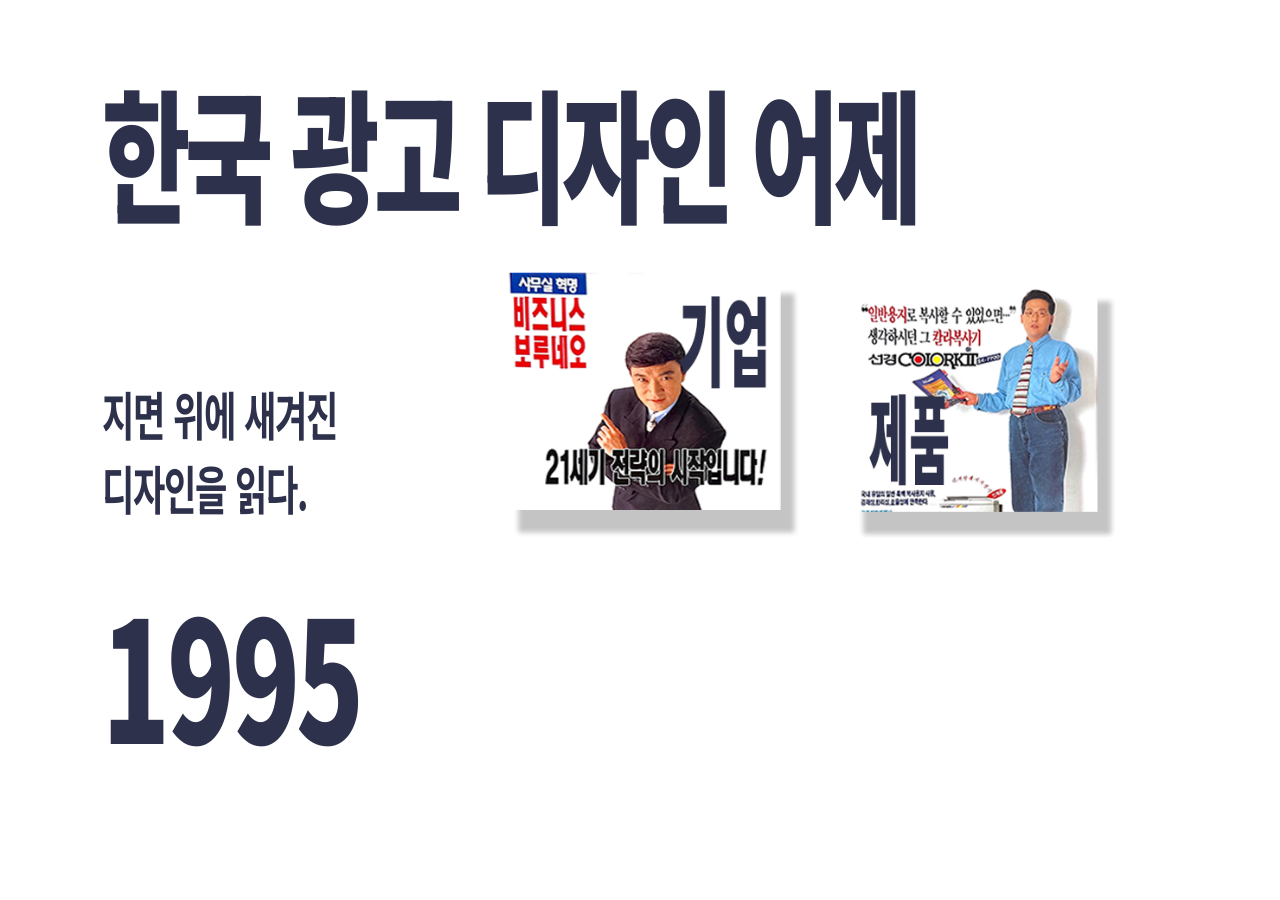
<file: index.html>
<!DOCTYPE html>
<html lang="ko">
<head>
    <meta charset="UTF-8">
    <meta name="viewport" content="width=device-width, initial-scale=1.0">
    <title>한국 광고 디자인 어제</title>
    <link rel="stylesheet" href="style.css">

    <meta itemprop="name" content="한국 광고 디자인 어제 1995" />
    <meta itemprop="description" content="1995년에 발행된 대한민국 지면 광고의 흐름을 조명하는 온라인 기록소입니다." />
    <meta itemprop="image" content="https://seooyi.github.io/korea-ad-design-1995/thumbnail.jpg" />

    <meta property="og:url" content="https://seooyi.github.io/korea-ad-design-1995/" />
    <meta property="og:type" content="website" />
    <meta property="og:title" content="한국 광고 디자인 어제 1995" />
    <meta property="og:description" content="1995년에 발행된 대한민국 지면 광고의 흐름을 조명하는 온라인 기록소입니다." />
    <meta property="og:image" content="https://seooyi.github.io/korea-ad-design-1995/thumbnail.jpg" />

    <meta name="twitter:card" content="summary_large_image" />
    <meta name="twitter:title" content="한국 광고 디자인 어제 1995" />
    <meta name="twitter:description" content="1995년에 발행된 대한민국 지면 광고의 흐름을 조명하는 온라인 기록소입니다." />
    <meta name="twitter:image" content="https://seooyi.github.io/korea-ad-design-1995/thumbnail.jpg" />
</head>
<body>
    <main class="container">
        <header class="header">
            <h1 class="maintit">한국 광고 디자인 어제</h1>
            <p class="subtit">지면 위에 새겨진<br>디자인을 읽다.</p>
        </header>

        <section class="imgsec">
            <a href="archive.html" class="adwrap">
                <img src="gi.png" alt="기업" class="adimg">
            </a>
            <a href="archive.html#product" class="adwrap">
                <img src="gp.png" alt="제품" class="adimg">
            </a>
        </section>

        <footer class="year">1995</footer>
    </main>
</body>
</html>
</file>
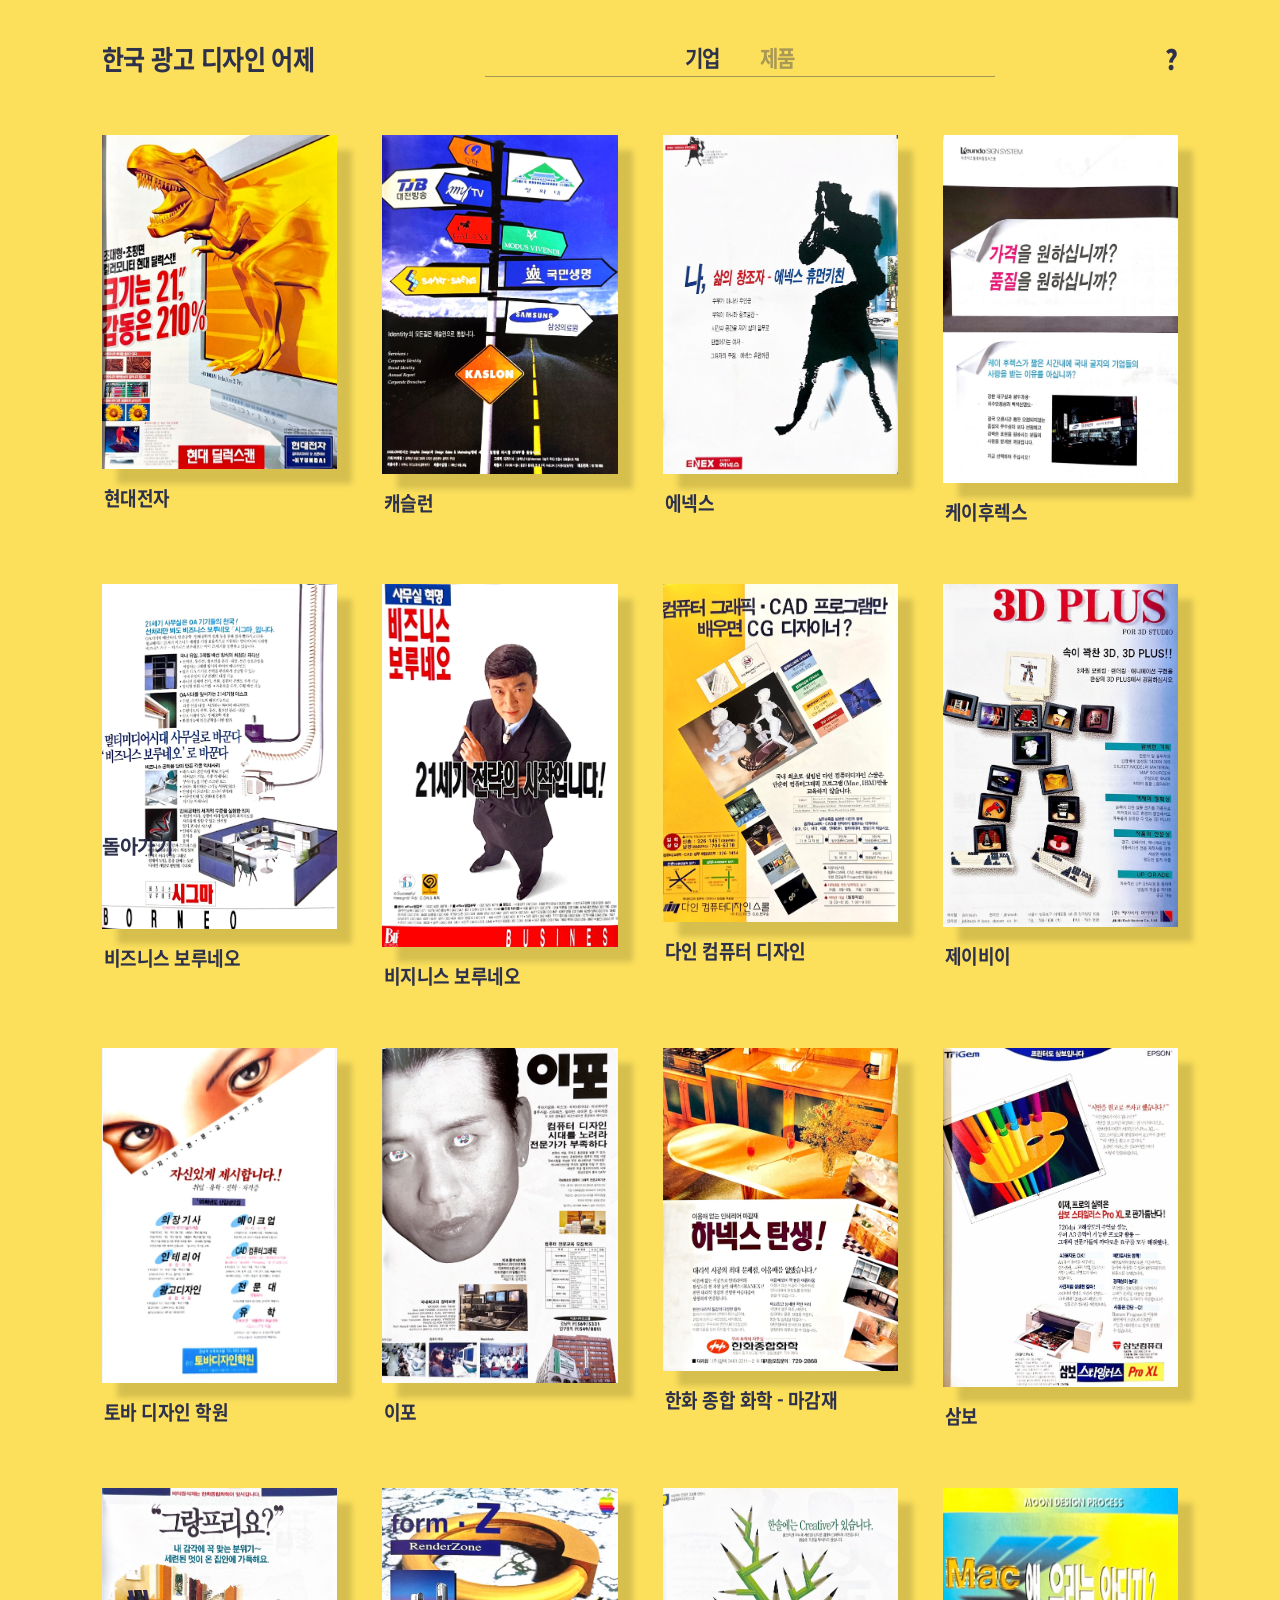
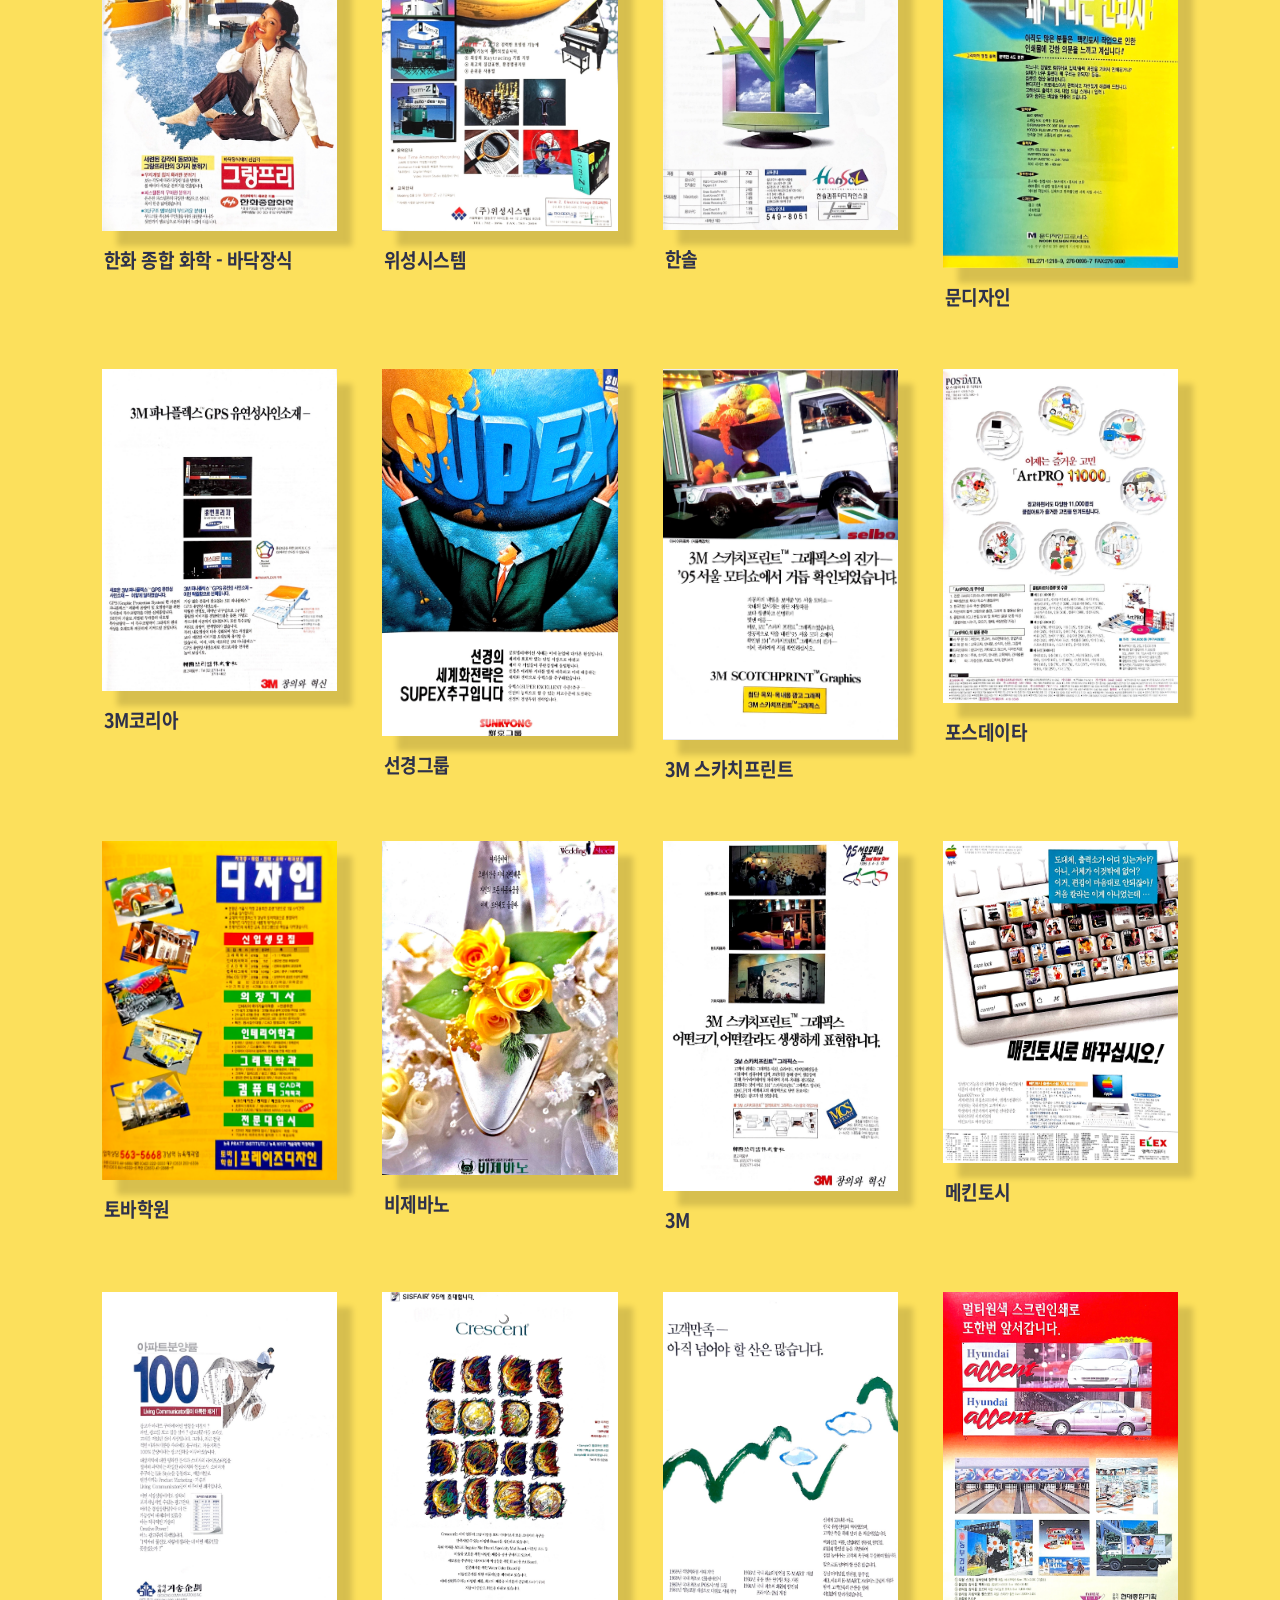
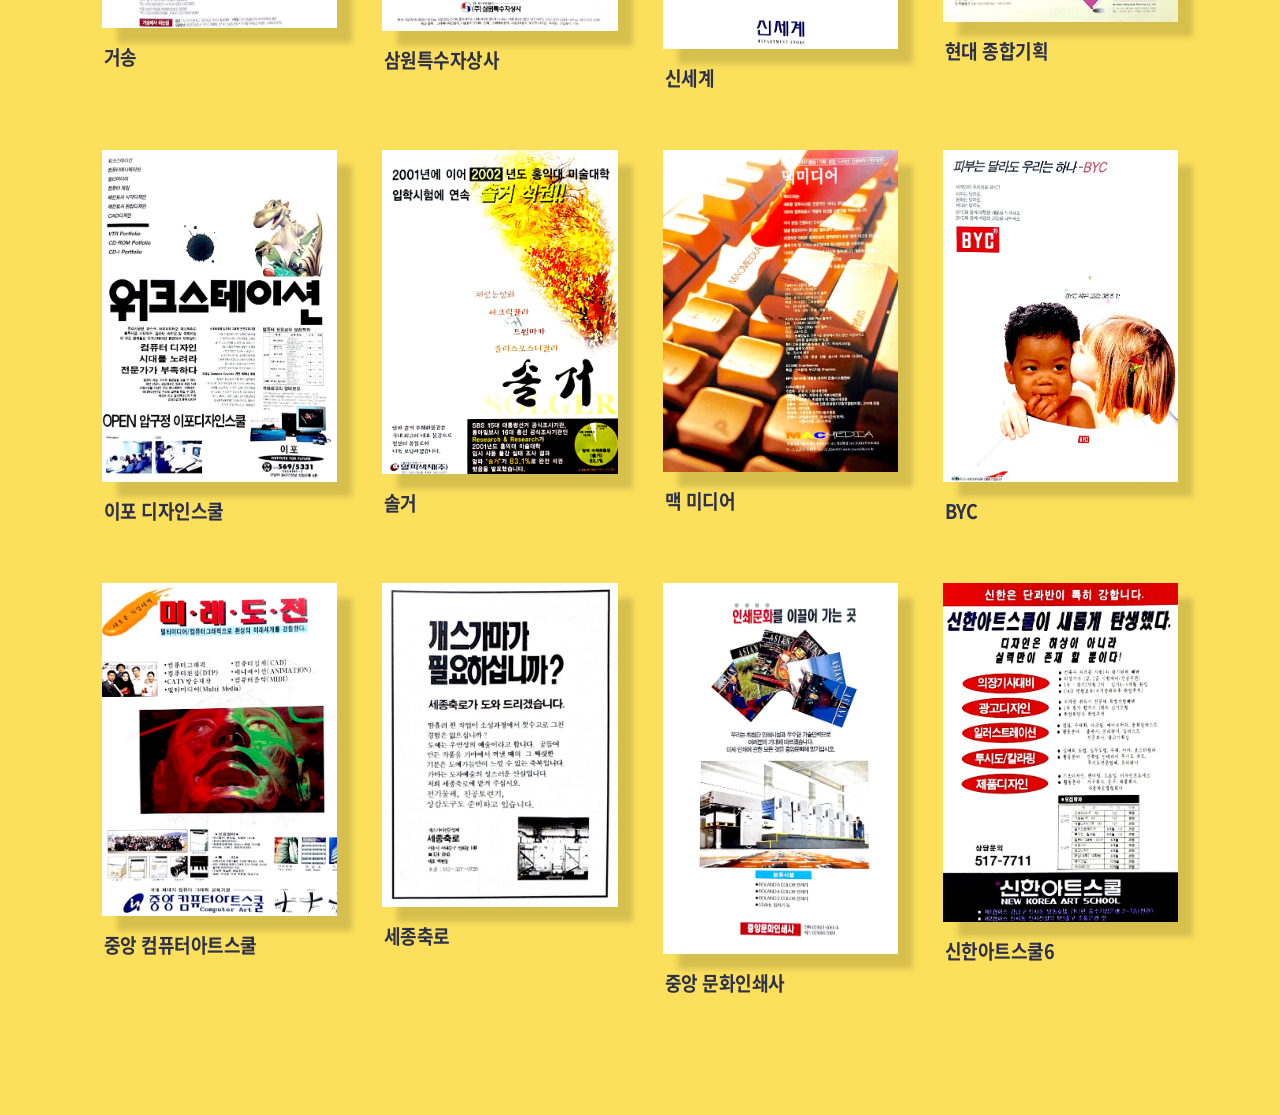
<file: archive.html>
<!DOCTYPE html>
<html lang="ko">
<head>
    <meta charset="UTF-8">
    <meta name="viewport" content="width=device-width, initial-scale=1.0">
    <title>한국 광고 디자인 어제 - 아카이브</title>
    <link rel="preconnect" href="https://fonts.googleapis.com">
    <link rel="preconnect" href="https://fonts.gstatic.com" crossorigin>
    <link href="https://fonts.googleapis.com/css2?family=Noto+Sans+KR:wght@500;700;900&display=swap" rel="stylesheet">
    <link rel="stylesheet" href="style.css">

    <meta itemprop="name" content="한국 광고 디자인 어제 1995" />
    <meta itemprop="description" content="1995년에 발행된 대한민국 지면 광고의 흐름을 조명하는 온라인 기록소입니다." />
    <meta itemprop="image" content="https://seooyi.github.io/korea-ad-design-1995/thumbnail.jpg" />

    <meta property="og:url" content="https://seooyi.github.io/korea-ad-design-1995/" />
    <meta property="og:type" content="website" />
    <meta property="og:title" content="한국 광고 디자인 어제 1995" />
    <meta property="og:description" content="1995년에 발행된 대한민국 지면 광고의 흐름을 조명하는 온라인 기록소입니다." />
    <meta property="og:image" content="https://seooyi.github.io/korea-ad-design-1995/thumbnail.jpg" />

    <meta name="twitter:card" content="summary_large_image" />
    <meta name="twitter:title" content="한국 광고 디자인 어제 1995" />
    <meta name="twitter:description" content="1995년에 발행된 대한민국 지면 광고의 흐름을 조명하는 온라인 기록소입니다." />
    <meta name="twitter:image" content="https://seooyi.github.io/korea-ad-design-1995/thumbnail.jpg" />
</head>
<body>
    <input type="radio" id="r1" name="tabs" class="hideradio" checked>
    <input type="radio" id="r2" name="tabs" class="hideradio">

    <header>
        <a href="index.html" class="logo">한국 광고 디자인 어제</a>
        <nav>
            <label for="r1" class="menutxt">기업</label>
            <label for="r2" class="menutxt">제품</label>
        </nav>
        <a href="#pop-about" class="qmark">?</a>
    </header>

    <main>
        <div id="list1" class="glist">
            <a href="#poph1" class="gbox"><div class="imgbox"><img src="h1.jpeg" alt="현대전자"></div><div class="gname">현대전자</div></a>
            <a href="#poph2" class="gbox"><div class="imgbox"><img src="h2.jpeg" alt="캐슬런"></div><div class="gname">캐슬런</div></a>
            <a href="#poph3" class="gbox"><div class="imgbox"><img src="h3.jpeg" alt="에넥스"></div><div class="gname">에넥스</div></a>
            <a href="#poph4" class="gbox"><div class="imgbox"><img src="h4.jpeg" alt="케이후렉스"></div><div class="gname">케이후렉스</div></a>
            <a href="#poph5" class="gbox"><div class="imgbox"><img src="h5.jpeg" alt="비즈니스보루네오"></div><div class="gname">비즈니스 보루네오</div></a>
            <a href="#poph6" class="gbox"><div class="imgbox"><img src="h6.jpeg" alt="비지니스보루네오"></div><div class="gname">비지니스 보루네오</div></a>
            <a href="#poph7" class="gbox"><div class="imgbox"><img src="h7.jpeg" alt="다인 컴퓨터 디자인"></div><div class="gname">다인 컴퓨터 디자인</div></a>
            <a href="#poph8" class="gbox"><div class="imgbox"><img src="h8.jpeg" alt="제이비이"></div><div class="gname">제이비이</div></a>
            <a href="#poph9" class="gbox"><div class="imgbox"><img src="h9.jpeg" alt="토바 디자인 학원"></div><div class="gname">토바 디자인 학원</div></a>
            <a href="#poph10" class="gbox"><div class="imgbox"><img src="h10.jpeg" alt="이포"></div><div class="gname">이포</div></a>
            <a href="#poph11" class="gbox"><div class="imgbox"><img src="h11.jpeg" alt="한화종합화학마감재"></div><div class="gname">한화 종합 화학 - 마감재</div></a>
            <a href="#poph12" class="gbox"><div class="imgbox"><img src="h12.jpeg" alt="삼보"></div><div class="gname">삼보</div></a>
            <a href="#poph13" class="gbox"><div class="imgbox"><img src="h13.jpeg" alt="한화 종합 화학 바닥장식"></div><div class="gname">한화 종합 화학 - 바닥장식</div></a>
            <a href="#poph14" class="gbox"><div class="imgbox"><img src="h14.jpeg" alt="위성시스템"></div><div class="gname">위성시스템</div></a>
            <a href="#poph15" class="gbox"><div class="imgbox"><img src="h15.jpeg" alt="한솔"></div><div class="gname">한솔</div></a>
            <a href="#poph16" class="gbox"><div class="imgbox"><img src="h16.jpeg" alt="문디자인"></div><div class="gname">문디자인</div></a>
            <a href="#poph17" class="gbox"><div class="imgbox"><img src="h17.jpeg" alt="3M코리아"></div><div class="gname">3M코리아</div></a>
            <a href="#poph18" class="gbox"><div class="imgbox"><img src="h18.jpeg" alt="선경그룹"></div><div class="gname">선경그룹</div></a>
            <a href="#poph19" class="gbox"><div class="imgbox"><img src="h19.jpeg" alt="3M 스카치프린트"></div><div class="gname">3M 스카치프린트</div></a>
            <a href="#poph20" class="gbox"><div class="imgbox"><img src="h20.jpeg" alt="포스데이타"></div><div class="gname">포스데이타</div></a>
            <a href="#poph21" class="gbox"><div class="imgbox"><img src="h21.jpeg" alt="토바학원"></div><div class="gname">토바학원</div></a>
            <a href="#poph22" class="gbox"><div class="imgbox"><img src="h22.jpg" alt="비제바노"></div><div class="gname">비제바노</div></a>
            <a href="#poph23" class="gbox"><div class="imgbox"><img src="h23.jpg" alt="3M"></div><div class="gname">3M</div></a>
            <a href="#poph24" class="gbox"><div class="imgbox"><img src="h24.jpg" alt="메킨토시"></div><div class="gname">메킨토시</div></a>
            <a href="#poph25" class="gbox"><div class="imgbox"><img src="h25.jpg" alt="거송"></div><div class="gname">거송</div></a>
            <a href="#poph26" class="gbox"><div class="imgbox"><img src="h26.jpg" alt="삼원특수자상사"></div><div class="gname">삼원특수자상사</div></a>
            <a href="#poph27" class="gbox"><div class="imgbox"><img src="h27.jpg" alt="신세계"></div><div class="gname">신세계</div></a>
            <a href="#poph28" class="gbox"><div class="imgbox"><img src="h28.jpg" alt="현대 종합기획"></div><div class="gname">현대 종합기획</div></a>
            <a href="#poph29" class="gbox"><div class="imgbox"><img src="h29.jpg" alt="이포 디자인스쿨"></div><div class="gname">이포 디자인스쿨</div></a>
            <a href="#poph30" class="gbox"><div class="imgbox"><img src="h30.jpg" alt="솔거"></div><div class="gname">솔거</div></a>
            <a href="#poph31" class="gbox"><div class="imgbox"><img src="h31.jpg" alt="맥 미디어"></div><div class="gname">맥 미디어</div></a>
            <a href="#poph32" class="gbox"><div class="imgbox"><img src="h32.jpg" alt="BYC"></div><div class="gname">BYC</div></a>
            <a href="#poph33" class="gbox"><div class="imgbox"><img src="h33.jpg" alt="중앙 컴퓨터아트스쿨"></div><div class="gname">중앙 컴퓨터아트스쿨</div></a>
            <a href="#poph34" class="gbox"><div class="imgbox"><img src="h34.jpg" alt="세종축로"></div><div class="gname">세종축로</div></a>
            <a href="#poph35" class="gbox"><div class="imgbox"><img src="h35.jpg" alt="중앙 문화인쇄사"></div><div class="gname">중앙 문화인쇄사</div></a>
            <a href="#poph36" class="gbox"><div class="imgbox"><img src="h36.jpg" alt="신한아트스쿨6"></div><div class="gname">신한아트스쿨6</div></a>
        </div>

        <div id="list2" class="glist">
            <a href="#popj1" class="gbox"><div class="imgbox"><img src="j1.jpeg" alt="맥스웰 커피"></div><div class="gname">맥스웰 커피</div></a>
            <a href="#popj2" class="gbox"><div class="imgbox"><img src="j2.jpeg" alt="필립스 다리미"></div><div class="gname">필립스 다리미</div></a>
            <a href="#popj3" class="gbox"><div class="imgbox"><img src="j3.jpeg" alt="수채 색연필"></div><div class="gname">수채 색연필</div></a>
            <a href="#popj4" class="gbox"><div class="imgbox"><img src="j4.jpeg" alt="스카치 위스키"></div><div class="gname">스카치 위스키</div></a>
            <a href="#popj5" class="gbox"><div class="imgbox"><img src="j5.jpeg" alt="칼라 복사기"></div><div class="gname">칼라 복사기</div></a>
            <a href="#popj6" class="gbox"><div class="imgbox"><img src="j6.jpeg" alt="삼성 애니콜"></div><div class="gname">삼성 애니콜</div></a>
            <a href="#popj7" class="gbox"><div class="imgbox"><img src="j7.jpeg" alt="트윈 마카"></div><div class="gname">트윈 마카</div></a>
            <a href="#popj8" class="gbox"><div class="imgbox"><img src="j8.jpeg" alt="모니터"></div><div class="gname">모니터</div></a>
            <a href="#popj9" class="gbox"><div class="imgbox"><img src="j9.jpeg" alt="플로리다 오렌지 주스"></div><div class="gname">플로리다 오렌지 주스</div></a>
            <a href="#popj10" class="gbox"><div class="imgbox"><img src="j10.jpeg" alt="캐논 복사기"></div><div class="gname">캐논 복사기</div></a>
            <a href="#popj11" class="gbox"><div class="imgbox"><img src="j11.jpeg" alt="어도비 페이지 메이커"></div><div class="gname">어도비 페이지 메이커</div></a>
            <a href="#popj12" class="gbox"><div class="imgbox"><img src="j12.jpeg" alt="만년필"></div><div class="gname">만년필</div></a>
            <a href="#popj13" class="gbox"><div class="imgbox"><img src="j13.jpeg" alt="DC-3900"></div><div class="gname">DC-3900</div></a>
            <a href="#popj14" class="gbox"><div class="imgbox"><img src="j14.jpeg" alt="출력기"></div><div class="gname">scitex outboard</div></a>
            <a href="#popj15" class="gbox"><div class="imgbox"><img src="j15.jpeg" alt="그래픽"></div><div class="gname">그래픽</div></a>
            <a href="#popj16" class="gbox"><div class="imgbox"><img src="j16.jpeg" alt="토르소 향수"></div><div class="gname">토르소 향수</div></a>
            <a href="#popj17" class="gbox"><div class="imgbox"><img src="j17.jpg" alt="레인보우 컬러 프린터"></div><div class="gname">레인보우 컬러 프린터</div></a>
            <a href="#popj18" class="gbox"><div class="imgbox"><img src="j18.jpg" alt="디자이너를 위한 월드 와이드 웹 디렉토리"></div><div class="gname">디자이너를 위한 월드 와이드 웹 디렉토리</div></a>
            <a href="#popj19" class="gbox"><div class="imgbox"><img src="j19.jpg" alt="디자인 하우북 제 1집"></div><div class="gname">디자인 하우북 제 1집</div></a>
            <a href="#popj20" class="gbox"><div class="imgbox"><img src="j20.jpg" alt="ScanMakerIII"></div><div class="gname">ScanMakerIII</div></a>
            <a href="#popj21" class="gbox"><div class="imgbox"><img src="j21.jpg" alt="신도리코 프린터"></div><div class="gname">신도리코 프린터</div></a>
            <a href="#popj22" class="gbox"><div class="imgbox"><img src="j22.jpg" alt="두성 종이"></div><div class="gname">두성 종이</div></a>
            <a href="#popj25" class="gbox"><div class="imgbox"><img src="j25.jpg" alt="올림푸스 필름 카메라"></div><div class="gname">올림푸스 필름카메라</div></a>
            <a href="#popj26" class="gbox"><div class="imgbox"><img src="j26.jpg" alt="레티놀 나띠르"></div><div class="gname">레티놀 나띠르</div></a>
            <a href="#popj27" class="gbox"><div class="imgbox"><img src="j27.jpg" alt="PHILIPS 스피커"></div><div class="gname">PHILIPS 스피커</div></a>
            <a href="#popj28" class="gbox"><div class="imgbox"><img src="j28.jpg" alt="윈도 95"></div><div class="gname">윈도 95</div></a>
            <a href="#popj29" class="gbox"><div class="imgbox"><img src="j29.jpg" alt="칼라 잉크젯"></div><div class="gname">칼라 잉크젯</div></a>
            <a href="#popj30" class="gbox"><div class="imgbox"><img src="j30.jpg" alt="한일 칼라복사기"></div><div class="gname">한일 칼라복사기</div></a>
            <a href="#popj31" class="gbox"><div class="imgbox"><img src="j31.jpg" alt="디자인 하우북 제 1집"></div><div class="gname">디자인 하우북 제 1집</div></a>
            <a href="#popj32" class="gbox"><div class="imgbox"><img src="j32.jpg" alt="알파마카"></div><div class="gname">알파마카</div></a>
            <a href="#popj33" class="gbox"><div class="imgbox"><img src="j33.jpg" alt="hp 디자인젯 755 칼라프린터"></div><div class="gname">hp 디자인젯 755 칼라프린터</div></a>
            <a href="#popj34" class="gbox"><div class="imgbox"><img src="j34.jpg" alt="hp 디자인젯 755 칼라프린터"></div><div class="gname">hp 디자인젯 755 칼라프린터</div></a>
            <a href="#popj35" class="gbox"><div class="imgbox"><img src="j35.jpg" alt="hp 스캔젯"></div><div class="gname">hp 스캔젯</div></a>
        </div>
    </main>

    <footer>
        <a href="index.html" class="backbtn">돌아가기</a>
    </footer>

    <div id="pop-about" class="popupbg">
        <a href="#" class="closeclick"></a>
        <div class="aboutwrap">
            <span class="aboutline abouttit">한국 광고 디자인 어제 1995</span>
            <span class="aboutline aboutp aboutmt">이 공간은 1995년에 발행된 대한민국 지면 광고의 흐름을 조명하는 온라인 기록소입니다.</span>
            <span class="aboutline aboutp">활자의 쓰임과 여백이 만들어내는 화면 구성을 통해 당대의 시각 문화를 엿볼 수 있습니다.</span>
            <span class="aboutline aboutp aboutmt"><strong>기업:</strong> 다가올 21세기를 향한 철학과 상징을 담아낸 기업 홍보물</span>
            <span class="aboutline aboutp"><strong>제품:</strong> 대중의 일상을 바꾼 가전과 정보통신 기기를 직관적으로 알린 제품</span>
            <span class="aboutline abouthi aboutmt">광고지를 누르시면 전체화면으로 보실 수 있습니다.</span>
            <span class="aboutline aboutp">종이 위에 새겨진 그 시절의 자취를 탐색해 보시길 바랍니다.</span>
        </div>
    </div>

    <div id="poph1" class="popupbg"><a href="#" class="closeclick"></a><div class="popupimg"><img src="h1.jpeg" alt="확대"></div></div>
    <div id="poph2" class="popupbg"><a href="#" class="closeclick"></a><div class="popupimg"><img src="h2.jpeg" alt="확대"></div></div>
    <div id="poph3" class="popupbg"><a href="#" class="closeclick"></a><div class="popupimg"><img src="h3.jpeg" alt="확대"></div></div>
    <div id="poph4" class="popupbg"><a href="#" class="closeclick"></a><div class="popupimg"><img src="h4.jpeg" alt="확대"></div></div>
    <div id="poph5" class="popupbg"><a href="#" class="closeclick"></a><div class="popupimg"><img src="h5.jpeg" alt="확대"></div></div>
    <div id="poph6" class="popupbg"><a href="#" class="closeclick"></a><div class="popupimg"><img src="h6.jpeg" alt="확대"></div></div>
    <div id="poph7" class="popupbg"><a href="#" class="closeclick"></a><div class="popupimg"><img src="h7.jpeg" alt="확대"></div></div>
    <div id="poph8" class="popupbg"><a href="#" class="closeclick"></a><div class="popupimg"><img src="h8.jpeg" alt="확대"></div></div>
    <div id="poph9" class="popupbg"><a href="#" class="closeclick"></a><div class="popupimg"><img src="h9.jpeg" alt="확대"></div></div>
    <div id="poph10" class="popupbg"><a href="#" class="closeclick"></a><div class="popupimg"><img src="h10.jpeg" alt="확대"></div></div>
    <div id="poph11" class="popupbg"><a href="#" class="closeclick"></a><div class="popupimg"><img src="h11.jpeg" alt="확대"></div></div>
    <div id="poph12" class="popupbg"><a href="#" class="closeclick"></a><div class="popupimg"><img src="h12.jpeg" alt="확대"></div></div>
    <div id="poph13" class="popupbg"><a href="#" class="closeclick"></a><div class="popupimg"><img src="h13.jpeg" alt="확대"></div></div>
    <div id="poph14" class="popupbg"><a href="#" class="closeclick"></a><div class="popupimg"><img src="h14.jpeg" alt="확대"></div></div>
    <div id="poph15" class="popupbg"><a href="#" class="closeclick"></a><div class="popupimg"><img src="h15.jpeg" alt="확대"></div></div>
    <div id="poph16" class="popupbg"><a href="#" class="closeclick"></a><div class="popupimg"><img src="h16.jpeg" alt="확대"></div></div>
    <div id="poph17" class="popupbg"><a href="#" class="closeclick"></a><div class="popupimg"><img src="h17.jpeg" alt="확대"></div></div>
    <div id="poph18" class="popupbg"><a href="#" class="closeclick"></a><div class="popupimg"><img src="h18.jpeg" alt="확대"></div></div>
    <div id="poph19" class="popupbg"><a href="#" class="closeclick"></a><div class="popupimg"><img src="h19.jpeg" alt="확대"></div></div>
    <div id="poph20" class="popupbg"><a href="#" class="closeclick"></a><div class="popupimg"><img src="h20.jpeg" alt="확대"></div></div>
    <div id="poph21" class="popupbg"><a href="#" class="closeclick"></a><div class="popupimg"><img src="h21.jpeg" alt="확대"></div></div>
    <div id="poph22" class="popupbg"><a href="#" class="closeclick"></a><div class="popupimg"><img src="h22.jpg" alt="확대"></div></div>
    <div id="poph23" class="popupbg"><a href="#" class="closeclick"></a><div class="popupimg"><img src="h23.jpg" alt="확대"></div></div>
    <div id="poph24" class="popupbg"><a href="#" class="closeclick"></a><div class="popupimg"><img src="h24.jpg" alt="확대"></div></div>
    <div id="poph25" class="popupbg"><a href="#" class="closeclick"></a><div class="popupimg"><img src="h25.jpg" alt="확대"></div></div>
    <div id="poph26" class="popupbg"><a href="#" class="closeclick"></a><div class="popupimg"><img src="h26.jpg" alt="확대"></div></div>
    <div id="poph27" class="popupbg"><a href="#" class="closeclick"></a><div class="popupimg"><img src="h27.jpg" alt="확대"></div></div>
    <div id="poph28" class="popupbg"><a href="#" class="closeclick"></a><div class="popupimg"><img src="h28.jpg" alt="확대"></div></div>
    <div id="poph29" class="popupbg"><a href="#" class="closeclick"></a><div class="popupimg"><img src="h29.jpg" alt="확대"></div></div>
    <div id="poph30" class="popupbg"><a href="#" class="closeclick"></a><div class="popupimg"><img src="h30.jpg" alt="확대"></div></div>
    <div id="poph31" class="popupbg"><a href="#" class="closeclick"></a><div class="popupimg"><img src="h31.jpg" alt="확대"></div></div>
    <div id="poph32" class="popupbg"><a href="#" class="closeclick"></a><div class="popupimg"><img src="h32.jpg" alt="확대"></div></div>
    <div id="poph33" class="popupbg"><a href="#" class="closeclick"></a><div class="popupimg"><img src="h33.jpg" alt="확대"></div></div>
    <div id="poph34" class="popupbg"><a href="#" class="closeclick"></a><div class="popupimg"><img src="h34.jpg" alt="확대"></div></div>
    <div id="poph35" class="popupbg"><a href="#" class="closeclick"></a><div class="popupimg"><img src="h35.jpg" alt="확대"></div></div>
    <div id="poph36" class="popupbg"><a href="#" class="closeclick"></a><div class="popupimg"><img src="h36.jpg" alt="확대"></div></div>

    <div id="popj1" class="popupbg"><a href="#" class="closeclick"></a><div class="popupimg"><img src="j1.jpeg" alt="확대"></div></div>
    <div id="popj2" class="popupbg"><a href="#" class="closeclick"></a><div class="popupimg"><img src="j2.jpeg" alt="확대"></div></div>
    <div id="popj3" class="popupbg"><a href="#" class="closeclick"></a><div class="popupimg"><img src="j3.jpeg" alt="확대"></div></div>
    <div id="popj4" class="popupbg"><a href="#" class="closeclick"></a><div class="popupimg"><img src="j4.jpeg" alt="확대"></div></div>
    <div id="popj5" class="popupbg"><a href="#" class="closeclick"></a><div class="popupimg"><img src="j5.jpeg" alt="확대"></div></div>
    <div id="popj6" class="popupbg"><a href="#" class="closeclick"></a><div class="popupimg"><img src="j6.jpeg" alt="확대"></div></div>
    <div id="popj7" class="popupbg"><a href="#" class="closeclick"></a><div class="popupimg"><img src="j7.jpeg" alt="확대"></div></div>
    <div id="popj8" class="popupbg"><a href="#" class="closeclick"></a><div class="popupimg"><img src="j8.jpeg" alt="확대"></div></div>
    <div id="popj9" class="popupbg"><a href="#" class="closeclick"></a><div class="popupimg"><img src="j9.jpeg" alt="확대"></div></div>
    <div id="popj10" class="popupbg"><a href="#" class="closeclick"></a><div class="popupimg"><img src="j10.jpeg" alt="확대"></div></div>
    <div id="popj11" class="popupbg"><a href="#" class="closeclick"></a><div class="popupimg"><img src="j11.jpeg" alt="확대"></div></div>
    <div id="popj12" class="popupbg"><a href="#" class="closeclick"></a><div class="popupimg"><img src="j12.jpeg" alt="확대"></div></div>
    <div id="popj13" class="popupbg"><a href="#" class="closeclick"></a><div class="popupimg"><img src="j13.jpeg" alt="확대"></div></div>
    <div id="popj14" class="popupbg"><a href="#" class="closeclick"></a><div class="popupimg"><img src="j14.jpeg" alt="확대"></div></div>
    <div id="popj15" class="popupbg"><a href="#" class="closeclick"></a><div class="popupimg"><img src="j15.jpeg" alt="확대"></div></div>
    <div id="popj16" class="popupbg"><a href="#" class="closeclick"></a><div class="popupimg"><img src="j16.jpeg" alt="확대"></div></div>
    <div id="popj17" class="popupbg"><a href="#" class="closeclick"></a><div class="popupimg"><img src="j17.jpg" alt="확대"></div></div>
    <div id="popj18" class="popupbg"><a href="#" class="closeclick"></a><div class="popupimg"><img src="j18.jpg" alt="확대"></div></div>
    <div id="popj19" class="popupbg"><a href="#" class="closeclick"></a><div class="popupimg"><img src="j19.jpg" alt="확대"></div></div>
    <div id="popj20" class="popupbg"><a href="#" class="closeclick"></a><div class="popupimg"><img src="j20.jpg" alt="확대"></div></div>
    <div id="popj21" class="popupbg"><a href="#" class="closeclick"></a><div class="popupimg"><img src="j21.jpg" alt="확대"></div></div>
    <div id="popj22" class="popupbg"><a href="#" class="closeclick"></a><div class="popupimg"><img src="j22.jpg" alt="확대"></div></div>
    <div id="popj23" class="popupbg"><a href="#" class="closeclick"></a><div class="popupimg"><img src="j23.jpg" alt="확대"></div></div>
    <div id="popj24" class="popupbg"><a href="#" class="closeclick"></a><div class="popupimg"><img src="j24.jpg" alt="확대"></div></div>
    <div id="popj25" class="popupbg"><a href="#" class="closeclick"></a><div class="popupimg"><img src="j25.jpg" alt="확대"></div></div>
    <div id="popj26" class="popupbg"><a href="#" class="closeclick"></a><div class="popupimg"><img src="j26.jpg" alt="확대"></div></div>
    <div id="popj27" class="popupbg"><a href="#" class="closeclick"></a><div class="popupimg"><img src="j27.jpg" alt="확대"></div></div>
    <div id="popj28" class="popupbg"><a href="#" class="closeclick"></a><div class="popupimg"><img src="j28.jpg" alt="확대"></div></div>
    <div id="popj29" class="popupbg"><a href="#" class="closeclick"></a><div class="popupimg"><img src="j29.jpg" alt="확대"></div></div>
    <div id="popj30" class="popupbg"><a href="#" class="closeclick"></a><div class="popupimg"><img src="j30.jpg" alt="확대"></div></div>
    <div id="popj31" class="popupbg"><a href="#" class="closeclick"></a><div class="popupimg"><img src="j31.jpg" alt="확대"></div></div>
    <div id="popj32" class="popupbg"><a href="#" class="closeclick"></a><div class="popupimg"><img src="j32.jpg" alt="확대"></div></div>
    <div id="popj33" class="popupbg"><a href="#" class="closeclick"></a><div class="popupimg"><img src="j33.jpg" alt="확대"></div></div>
    <div id="popj34" class="popupbg"><a href="#" class="closeclick"></a><div class="popupimg"><img src="j34.jpg" alt="확대"></div></div>
    <div id="popj35" class="popupbg"><a href="#" class="closeclick"></a><div class="popupimg"><img src="j35.jpg" alt="확대"></div></div>

    <script>
        function setTab() {
            var h = window.location.hash;
            if (h === "#product") {
                document.getElementById("r2").checked = true;
            } else if (h === "#company" || h === "") {
                document.getElementById("r1").checked = true;
            }
        }

        document.addEventListener("DOMContentLoaded", function() {
            setTab();
            var cb = document.querySelectorAll('.closeclick');
            cb.forEach(function(btn) {
                btn.addEventListener('click', function(e) {
                    e.preventDefault();
                    var isProd = document.getElementById("r2").checked;
                    if (isProd) {
                        window.location.hash = "product";
                    } else {
                        window.location.hash = "company";
                    }
                });
            });
        });

        window.addEventListener("hashchange", setTab);
    </script>
</body>
</html>
</file>
<file: style.css>
@import url('https://fonts.googleapis.com/css2?family=Noto+Sans+KR:wght@500;700;900&display=swap');

* {
    margin: 0;
    padding: 0;
    box-sizing: border-box;
}

body {
    background-color: #fce05c;
    font-family: 'Noto Sans KR', sans-serif;
    color: #2e314b;
    min-height: 100vh;
    display: flex;
    flex-direction: column;
    letter-spacing: -0.035em;
    overflow-x: hidden;
}

.container {
    position: relative;
    width: 100vw;
    height: 100vh;
    min-height: 800px;
    background-color: #ffffff;
}

.maintit {
    position: absolute;
    top: 5%;
    left: 8%;
    font-size: 6rem;
    font-weight: 900;
    letter-spacing: -0.05em;
    color: #2e314b;
    display: inline-block;
    transform: scaleY(1.5);
    transform-origin: left top;
}

.subtit {
    position: absolute;
    top: 50%;
    left: 8%;
    transform: translateY(-50%) scaleY(1.5);
    transform-origin: left center;
    font-size: 2.2rem;
    font-weight: 700;
    line-height: 1.4;
    color: #2e314b;
    letter-spacing: -0.03em;
}

.year {
    position: absolute;
    bottom: 12%;
    right: 12%;
    font-size: 7rem;
    font-weight: 900;
    color: #2e314b;
    letter-spacing: -0.03em;
    display: inline-block;
    transform: scaleY(1.5);
    transform-origin: right bottom;
}

.imgsec {
    position: absolute;
    top: 45%;
    right: 12%;
    transform: translateY(-50%);
    display: flex;
    gap: 20px;
}

.adwrap {
    display: flex;
    flex-direction: column;
    align-items: center;
    cursor: pointer;
    text-decoration: none;
}

.adimg {
    width: 300px;
    height: auto;
    object-fit: cover;
    transition: transform 0.3s ease;
}

.adwrap:hover .adimg {
    transform: scale(1.05);
}

.stxt {
    display: inline-block;
    transform: scaleY(2.0);
    transform-origin: center;
    letter-spacing: -0.05em;
    font-weight: 900;
    margin-top: 15px;
    color: #2e314b;
}

.hideradio {
    display: none;
}

#r1:checked ~ header nav label[for="r1"] {
    opacity: 1;
}

#r1:checked ~ main #list1 {
    display: grid;
}

#r2:checked ~ header nav label[for="r2"] {
    opacity: 1;
}

#r2:checked ~ main #list2 {
    display: grid;
}

header {
    display: flex;
    justify-content: space-between;
    align-items: center;
    padding: 40px 8% 20px 8%;
}

.logo {
    font-size: 24px;
    font-weight: 700;
    display: inline-block;
    transform: scaleY(1.15);
    transform-origin: left center;
    text-decoration: none;
    color: inherit;
    cursor: pointer;
}

.qmark {
    font-size: 24px;
    font-weight: 900;
    display: inline-block;
    transform: scaleY(1.15);
    transform-origin: right center;
    text-decoration: none;
    color: inherit;
    cursor: pointer;
}

nav {
    display: flex;
    gap: 40px;
    position: relative;
}

nav::after {
    content: '';
    position: absolute;
    bottom: -5px;
    left: -200px;
    width: calc(100% + 400px);
    height: 1px;
    background-color: #1E2B4F;
    opacity: 0.4;
}

.menutxt {
    font-size: 20px;
    font-weight: 700;
    cursor: pointer;
    opacity: 0.4;
    transition: opacity 0.3s ease;
    display: inline-block;
    transform: scaleY(1.15);
    transform-origin: center center;
}

main {
    flex: 1;
    padding: 40px 8% 120px 8%;
}

.glist {
    display: none;
    grid-template-columns: repeat(4, minmax(0, 1fr));
    gap: 60px 45px;
    width: 100%;
}

.gbox {
    display: flex;
    flex-direction: column;
    align-items: flex-start;
    gap: 15px;
    text-decoration: none;
    color: inherit;
    min-width: 0;
    width: 100%;
}

.imgbox {
    width: 100%;
    display: block;
    overflow: hidden;
    transition: transform 0.2s ease, box-shadow 0.2s ease;
    box-shadow: 15px 15px 6px rgba(0, 0, 0, 0.15);
}

.gbox:hover .imgbox {
    transform: translate(-5px, -5px);
    box-shadow: 25px 25px 10px rgba(0, 0, 0, 0.15);
}

.imgbox img {
    width: 100%;
    height: auto;
    display: block;
    object-fit: cover;
}

.gname {
    font-size: 18px;
    font-weight: 700;
    padding-left: 2px;
    display: inline-block;
    transform: scaleY(1.12);
    transform-origin: left center;
}

footer {
    position: fixed;
    bottom: 40px;
    left: 0;
    width: 100%;
    display: flex;
    justify-content: space-between;
    padding: 0 8%;
    pointer-events: none;
}

.backbtn {
    font-size: 20px;
    font-weight: 700;
    pointer-events: auto;
    cursor: pointer;
    text-decoration: none;
    color: inherit;
}

.popupbg {
    position: fixed !important;
    top: 0 !important;
    left: 0 !important;
    width: 100vw !important;
    height: 100vh !important;
    background-color: rgba(255, 255, 255, 0.88) !important;
    display: none !important;
    justify-content: center;
    align-items: center;
    z-index: 9999 !important;
}

.popupbg:target {
    display: flex !important;
}

.closeclick {
    position: absolute;
    top: 0;
    left: 0;
    width: 100%;
    height: 100%;
    cursor: zoom-out;
    z-index: 1;
}

.popupimg {
    position: relative;
    max-height: 85vh;
    z-index: 2;
    box-shadow: 20px 20px 12px rgba(0, 0, 0, 0.2);
}

.popupimg img {
    height: 85vh;
    width: auto;
    display: block;
    object-fit: contain;
}

.aboutwrap {
    position: relative;
    z-index: 2;
    text-align: center;
    display: flex;
    flex-direction: column;
    align-items: center;
    gap: 15px;
    width: 100%;
    pointer-events: none;
}

.aboutline {
    display: block;
    transform: scaleY(1.3);
    transform-origin: center;
    color: #1E2B4F;
    letter-spacing: -0.05em;
}

.abouttit {
    font-size: 38px;
    font-weight: 900;
    margin-bottom: 30px;
}

.aboutp {
    font-size: 22px;
    font-weight: 700;
}

.abouthi {
    font-size: 24px;
    font-weight: 900;
}

.aboutmt {
    margin-top: 25px;
}

@media screen and (max-width: 1200px) {
    .maintit {
        font-size: 4.5rem;
    }

    .subtit {
        font-size: 1.7rem;
        max-width: 45%;        
    }

    .imgsec {
        right: 6%;
        gap: 12px;
    }

    .adimg {
        width: 230px;
    }

    .year {
        font-size: 5rem;
        bottom: 10%;
        right: 8%;
    }
}


@media screen and (max-width: 900px) {

    .container {
        position: static;
        display: flex;
        flex-direction: column;
        align-items: center;
        justify-content: center;
        min-height: 100vh;
        padding: 40px 5%;
        gap: 0px;
    }

    .maintit,
    .subtit,
    .imgsec,
    .year {
        position: static;
        transform: none;
        margin: 0;
        text-align: center;
        width: 100%;
    }

    .maintit {
        font-size: 3rem;
        transform: scaleY(1.5);
        order: 1;
        margin-bottom: 50px;
    }

    .subtit {
        font-size: 1.4rem;
        transform: scaleY(1.5);
        order: 2;
        margin-bottom: 60px;
    }

    .imgsec {
        display: flex;
        flex-direction: row;
        justify-content: center;
        gap: 15px;
        order: 3;
        margin-bottom: 60px;
    }

    .adimg {
        width: 40vw;
        max-width: 200px;
    }

    .year {
        font-size: 3.5rem;
        transform: scaleY(1.5);
        order: 4;
    }


    header {
        flex-direction: column;
        gap: 20px;
        padding: 30px 5%;
    }

    .logo {
        font-size: 20px;
    }

    .qmark {
        position: absolute;
        top: 30px;
        right: 5%;
    }

    nav {
        gap: 30px;
    }

    nav::after {
        left: -100px;
        width: calc(100% + 200px);
    }

    .menutxt {
        font-size: 18px;
    }

    main {
        padding: 30px 5% 100px 5%;
    }

    .glist {
        grid-template-columns: repeat(2, 1fr);
        gap: 40px 20px;
    }

    .gname {
        font-size: 14px;
    }

    footer {
        bottom: 30px;
        padding: 0 5%;
    }

    .backbtn {
        font-size: 18px;
    }

    .popupimg {
        max-height: 80vh;
        max-width: 90vw;
    }

    .popupimg img {
        height: auto;
        max-height: 80vh;
        max-width: 90vw;
    }

    .abouttit {
        font-size: 28px;
    }

    .aboutp {
        font-size: 16px;
        padding: 0 20px;
    }

    .abouthi {
        font-size: 18px;
    }
}

@media screen and (max-width: 600px) {
    .maintit {
        font-size: 2.2rem;
    }

    .subtit {
        font-size: 1.1rem;
    }

    .year {
        font-size: 2.5rem;
    }

    .glist {
        grid-template-columns: 1fr;
        gap: 30px;
    }

    .abouttit {
        font-size: 22px;
    }

    .aboutp {
        font-size: 14px;
    }

    .abouthi {
        font-size: 16px;
    }
}
</file>
